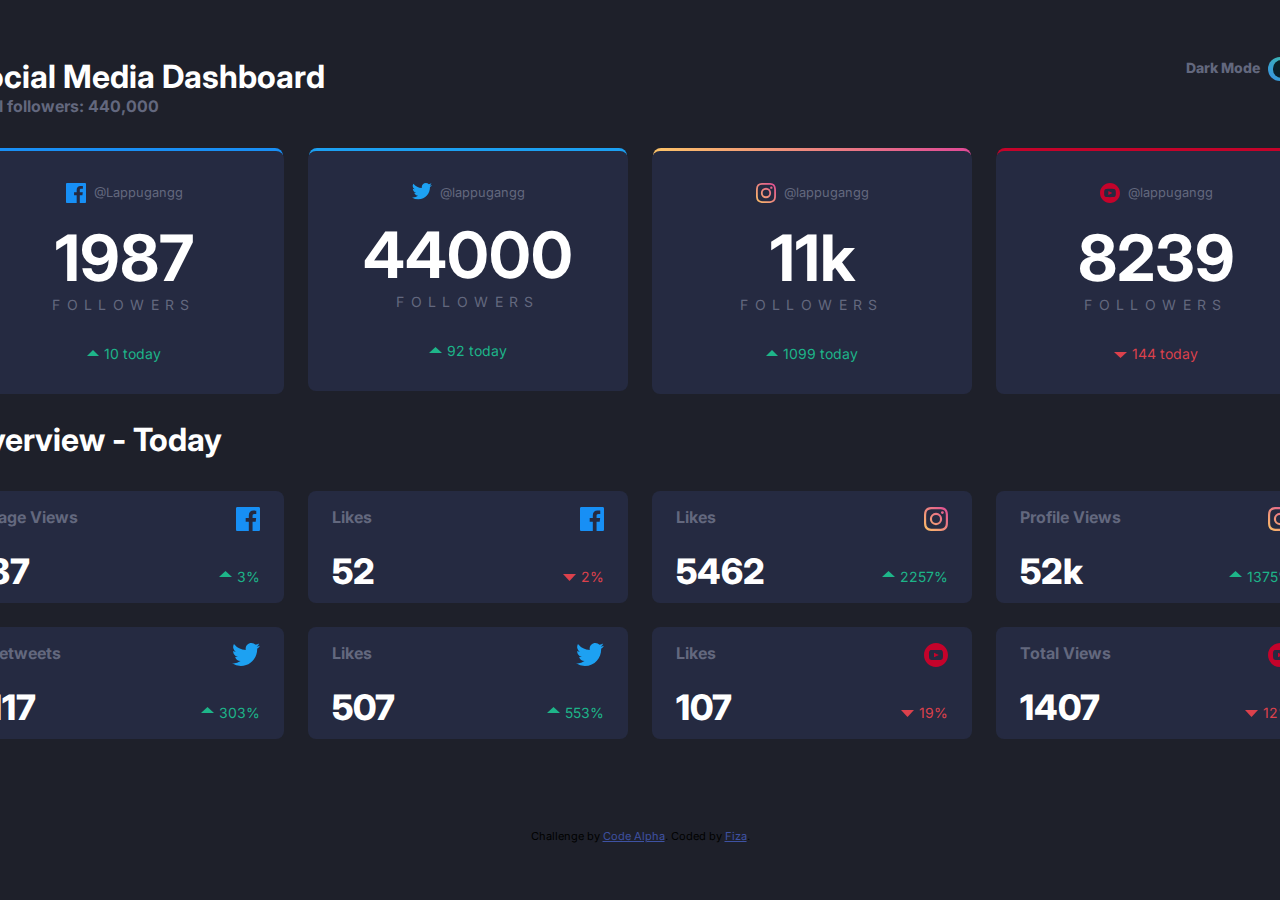
<file: dashboard 2/social-media-dashboard-with-theme-switcher-main/index.html>
<!DOCTYPE html>
<html lang="en">
<head>
  <meta charset="UTF-8">
  <meta name="viewport" content="width=device-width, initial-scale=1.0"> <!-- displays site properly based on user's device -->

  <link rel="icon" type="image/png" sizes="32x32" href="./images/favicon-32x32.png">
  <link rel="stylesheet" type="text/css" href="style.css">
  <link rel="preconnect" href="https://fonts.googleapis.com">
  <link rel="preconnect" href="https://fonts.gstatic.com" crossorigin>
  <link href="https://fonts.googleapis.com/css2?family=Inter:wght@400;700&display=swap" rel="stylesheet">

  <title>Social media dashboard</title>

  <!-- Feel free to remove these styles or customise in your own stylesheet 👍 -->
  <style>
    .attribution { font-size: 11px; text-align: center; }
    .attribution a { color: hsl(228, 45%, 44%); }
  </style>
</head>
<body class="dark-bg">
  <main>
    <section>
    <div class="top-container">
      <div class="top-header-container">
        <h1 class="title-header dark-main-text">Social Media Dashboard</h1>
        <h2 class="total-followers-header dark-secondary-text">Total followers: 440,000</h2>
      </div>
        <div class="mode-switch-container">
          <p class="switch-text" id="switch-message">Dark Mode</p>
          <div class="switch-container dark-mode-switch-bg">
            <div class="dark-mode-switch" id="switch"></div>
          </div>
        </div>
      </div>
      <div class="top-dashboard">
        <div class="card-container">
          <div class="bg-card fb-color">
          </div>
          <div class="follower-card dark-card-bg">
            <div class="follower-container">
              <img class="follower-img" alt="Facebook logo" src="images/icon-facebook.svg" aria-hidden="true">
              <h1 class="sm-handle dark-secondary-text">@Lappugangg</h1>
            </div>
            <p class="follower-count-number dark-main-text">1987</p>
            <p class="follower-count-text dark-secondary-text">FOLLOWERS</p>
            <div class="change-container-top">
              <img class="change-img-top" alt="picture of a green arrow" src="images/icon-up.svg" aria-hidden="true">
              <p class="change-counter increasing">10 today</p>
            </div>
          </div>
        </div>
        <div class="card-container">
          <div class="bg-card tw-color">
          </div>
          <div class="follower-card dark-card-bg">
            <div class="follower-container">
              <img class="follower-img" alt="Twitter logo" src="images/icon-twitter.svg" aria-hidden="true">
              <h1 class="sm-handle dark-secondary-text">@lappugangg</h1>
            </div>
            <p class="follower-count-number dark-main-text">44000</p>
            <p class="follower-count-text dark-secondary-text">FOLLOWERS</p>
            <div class="change-container-top">
              <img class="change-img-top" alt="picture of a green arrow" src="images/icon-up.svg" aria-hidden="true">
              <p class="change-counter increasing">92 today</p>
            </div>
            </div>
        </div>
        <div class="card-container">
          <div class="bg-card ig-color">
          </div>
          <div class="follower-card dark-card-bg">
          <div class="follower-container">
            <img class="follower-img" alt="Instagram logo" src="images/icon-instagram.svg" aria-hidden="true">
            <h1 class="sm-handle dark-secondary-text">@lappugangg</h1>
          </div>
            <p class="follower-count-number dark-main-text">11k</p>
            <p class="follower-count-text dark-secondary-text">FOLLOWERS</p>
          <div class="change-container-top">
            <img class="change-img-top" alt="picture of a green arrow" src="images/icon-up.svg" aria-hidden="true">
            <p class="change-counter increasing">1099 today</p>
          </div>
          </div>
        </div>
        <div class="card-container">
          <div class="bg-card yt-color">
          </div>
          <div class="follower-card dark-card-bg">
          <div class="follower-container">
            <img class="follower-img" alt="Youtube logo" src="images/icon-youtube.svg" aria-hidden="true">
            <h1 class="sm-handle dark-secondary-text">@lappugangg</h1>
          </div>
            <p class="follower-count-number dark-main-text">8239</p>
            <p class="follower-count-text dark-secondary-text">FOLLOWERS</p>
          <div class="change-container-top">
            <img class="change-img-top-dec" alt="picture of a red arrow" src="images/icon-down.svg" aria-hidden="true">
            <p class="change-counter decreasing">144 today</p>
          </div>
          </div>
      </div>
      </div>
      <h1 class="title-header dark-main-text">Overview - Today</h2>
      <div class="bottom-dashboard">
        <div class="metric-card dark-card-bg">
          <h1 class="metric-header dark-secondary-text">Page Views</h1>
          <div class="img-container">
            <img class="metric-img" alt="facebook icon" src="images/icon-facebook.svg" aria-hidden="true">
          </div>
          <p class="metric-number dark-main-text">87</p>
        <div class="change-container-bottom">
          <img class="change-img-bottom" alt="picture of a green arrow" src="images/icon-up.svg" aria-hidden="true">
          <p class="change-counter change-counter-bottom increasing">3%</p>
        </div>
        </div>
        <div class="metric-card dark-card-bg">
          <h1 class="metric-header dark-secondary-text">Likes</h1>
          <div class="img-container">
            <img class="metric-img" alt="facebook icon" src="images/icon-facebook.svg" aria-hidden="true">
          </div>
          <p class="metric-number dark-main-text">52</p>
        <div class="change-container-bottom">
          <img class="change-img-bottom-dec" alt="picture of a red arrow" src="images/icon-down.svg" aria-hidden="true">
          <p class="change-counter change-counter-bottom decreasing">2%</p>
        </div>
        </div>
        <div class="metric-card dark-card-bg">
          <h1 class="metric-header dark-secondary-text">Likes</h1>
          <div class="img-container">
            <img class="metric-img" alt="facebook icon" src="images/icon-instagram.svg" aria-hidden="true">
          </div>
          <p class="metric-number dark-main-text">5462</p>
        <div class="change-container-bottom">
          <img class="change-img-bottom" alt="picture of a green arrow" src="images/icon-up.svg" aria-hidden="true">
          <p class="change-counter change-counter-bottom increasing">2257%</p>
        </div>
        </div>
        <div class="metric-card dark-card-bg">
          <h1 class="metric-header dark-secondary-text">Profile Views</h1>
          <div class="img-container">
            <img class="metric-img" alt="facebook icon" src="images/icon-instagram.svg" aria-hidden="true">
          </div>
          <p class="metric-number dark-main-text">52k</p>
        <div class="change-container-bottom">
          <img class="change-img-bottom" alt="picture of a green arrow" src="images/icon-up.svg" aria-hidden="true">
          <p class="change-counter change-counter-bottom increasing">1375%</p>
        </div>
        </div>
        <div class="metric-card dark-card-bg">
          <h1 class="metric-header dark-secondary-text">Retweets</h1>
          <div class="img-container">
            <img class="metric-img" alt="facebook icon" src="images/icon-twitter.svg" aria-hidden="true">
          </div>
          <p class="metric-number dark-main-text">117</p>
        <div class="change-container-bottom">
          <img class="change-img-bottom" alt="picture of a green arrow" src="images/icon-up.svg" aria-hidden="true">
          <p class="change-counter change-counter-bottom increasing">303%</p>
        </div>
        </div>
        <div class="metric-card dark-card-bg">
          <h1 class="metric-header dark-secondary-text">Likes</h1>
          <div class="img-container">
            <img class="metric-img" alt="facebook icon" src="images/icon-twitter.svg" aria-hidden="true">
          </div>
          <p class="metric-number dark-main-text">507</p>
        <div class="change-container-bottom">
          <img class="change-img-bottom" alt="picture of a green arrow" src="images/icon-up.svg" aria-hidden="true">
          <p class="change-counter change-counter-bottom increasing">553%</p>
        </div>
        </div>
        <div class="metric-card dark-card-bg">
          <h1 class="metric-header dark-secondary-text">Likes</h1>
          <div class="img-container">
            <img class="metric-img" alt="facebook icon" src="images/icon-youtube.svg" aria-hidden="true">
          </div>
          <p class="metric-number dark-main-text">107</p>
        <div class="change-container-bottom">
          <img class="change-img-bottom-dec" alt="picture of a red arrow" src="images/icon-down.svg" aria-hidden="true">
          <p class="change-counter change-counter-bottom decreasing">19%</p>
        </div>
        </div>
        <div class="metric-card dark-card-bg">
          <h1 class="metric-header dark-secondary-text">Total Views</h1>
          <div class="img-container">
            <img class="metric-img" alt="facebook icon" src="images/icon-youtube.svg" aria-hidden="true">
          </div>
          <p class="metric-number dark-main-text">1407</p>
        <div class="change-container-bottom">
          <img class="change-img-bottom-dec" alt="picture of a red arrow" src="images/icon-down.svg" aria-hidden="true">
          <p class="change-counter change-counter-bottom decreasing">12%</p>
        </div>
        </div>
      </div>
    </section>
    <script src="script.js"></script>
    <div class="attribution">
      Challenge by <a href="https://www.frontendmentor.io?ref=challenge" target="_blank"> Code Alpha</a>.
      Coded by <a href="#">Fiza</a>.
    </div>
  </main>
</body>
</html>
</file>
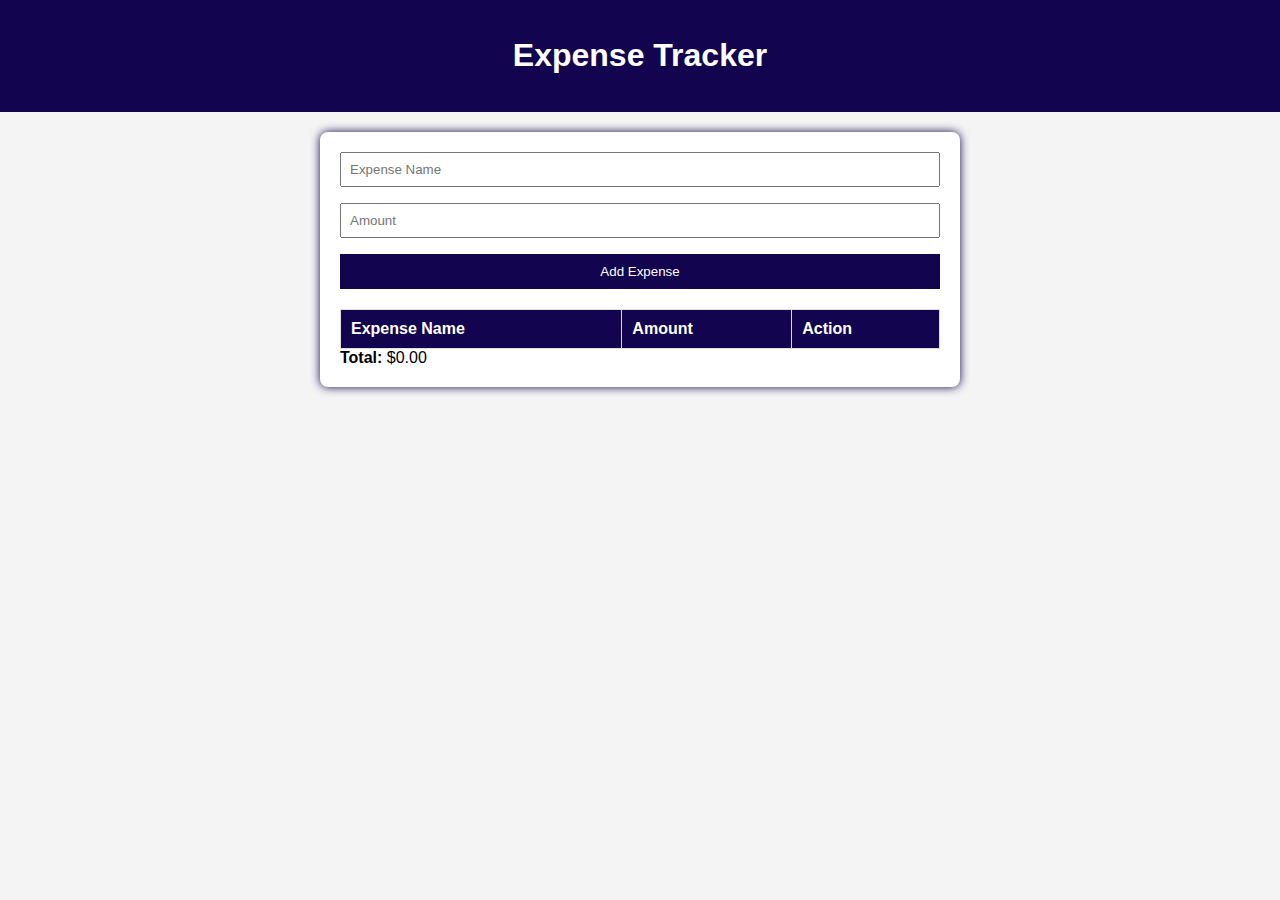
<file: expense tracker.HTML>
<!DOCTYPE html>
<html lang="en">
<head>
    <meta charset="UTF-8">
    <meta name="viewport" content="width=device-width, initial-scale=1.0">
    <title>Expense Tracker</title>
    <style>
        body {
            font-family: Arial, sans-serif;
            margin: 0;
            padding: 0;
            background-color: #f4f4f4;
        }

        header {
            background-color: #12044e;
            color: white;
            text-align: center;
            padding: 1em;
        }

        section {
            max-width: 600px;
            margin: 20px auto;
            background-color: #fff;
            padding: 20px;
            border-radius: 8px;
            box-shadow: 0 0 10px #12044e;
        }

        form {
            display: flex;
            flex-direction: column;
        }

        label {
            margin-bottom: 8px;
        }

        input {
            padding: 8px;
            margin-bottom: 16px;
        }

        button {
            padding: 10px;
            background-color: #12044e;
            color: white;
            border: none;
            cursor: pointer;
        }

        table {
            width: 100%;
            border-collapse: collapse;
            margin-top: 20px;
        }

        th, td {
            border: 1px solid #ddd;
            padding: 10px;
            text-align: left;
        }

        th {
            background-color: #12044e;
            color: white;
        }

        .delete-btn, .edit-btn {
            background-color: #ec1313;
            color: white;
            border: none;
            padding: 5px 10px;
            cursor: pointer;
            margin-right: 5px;
        }

        #total {
            margin-top: 20px;
            font-weight: bold;
        }
    </style>
</head>
<body>

    <header>
        <h1>Expense Tracker</h1>
    </header>

    <section>
        <form id="expense-form"> 
			<input type="text"
				id="expense-name"
				placeholder="Expense Name" required /> 
			<input type="number"
				id="expense-amount"
				placeholder="Amount" required /> 
			<button type="submit"> 
				Add Expense 
			</button> 
		</form> 
		<div class="expense-table"> 
			<table> 
				<thead> 
					<tr> 
						<th>Expense Name</th> 
						<th>Amount</th> 
						<th>Action</th> 
					</tr> 
				</thead> 
				<tbody id="expense-list"></tbody> 
			</table> 
			<div class="total-amount"> 
				<strong>Total:</strong> 
				$<span id="total-amount">0</span>
    </section>

    <script>
       // script.js 
// Get form, expense list, and total amount elements 
const expenseForm = 
	document.getElementById("expense-form"); 
const expenseList = 
	document.getElementById("expense-list"); 
const totalAmountElement = 
	document.getElementById("total-amount"); 

// Initialize expenses array from localStorage 
let expenses = 
	JSON.parse(localStorage.getItem("expenses")) || []; 

// Function to render expenses in tabular form 
function renderExpenses() { 

	// Clear expense list 
	expenseList.innerHTML = ""; 

	// Initialize total amount 
	let totalAmount = 0; 

	// Loop through expenses array and create table rows 
	for (let i = 0; i < expenses.length; i++) { 
		const expense = expenses[i]; 
		const expenseRow = document.createElement("tr"); 
		expenseRow.innerHTML = ` 
	<td>${expense.name}</td> 
	<td>$${expense.amount}</td> 
    <td>
        <button class="edit-btn" data-id="${i}">Edit</button>
        <button class="delete-btn" data-id="${i}">Delete</button>
    </td
	`; 
		expenseList.appendChild(expenseRow); 

		// Update total amount 
		totalAmount += expense.amount; 
	} 

	// Update total amount display 
	totalAmountElement.textContent = 
		totalAmount.toFixed(2); 

	// Save expenses to localStorage 
	localStorage.setItem("expenses", 
		JSON.stringify(expenses)); 
} 

// Function to add expense 
function addExpense(event) { 
	event.preventDefault(); 

	// Get expense name and amount from form 
	const expenseNameInput = 
		document.getElementById("expense-name"); 
	const expenseAmountInput = 
		document.getElementById("expense-amount"); 
	const expenseName = 
		expenseNameInput.value; 
	const expenseAmount = 
		parseFloat(expenseAmountInput.value); 

	// Clear form inputs 
	expenseNameInput.value = ""; 
	expenseAmountInput.value = ""; 

	// Validate inputs 
	if (expenseName === "" || isNaN(expenseAmount)) { 
		alert("Please enter valid expense details."); 
		return; 
	} 

	// Create new expense object 
	const expense = { 
		name: expenseName, 
		amount: expenseAmount, 
	}; 

	// Add expense to expenses array 
	expenses.push(expense); 

	// Render expenses 
	renderExpenses(); 
} 

// Function to delete expense 
function deleteExpense(event) { 
	if (event.target.classList.contains("delete-btn")) { 

		// Get expense index from data-id attribute 
		const expenseIndex = 
			parseInt(event.target.getAttribute("data-id")); 

		// Remove expense from expenses array 
		expenses.splice(expenseIndex, 1); 

		// Render expenses 
		renderExpenses(); 
	} 
} 

// Add event listeners 
expenseForm.addEventListener("submit", addExpense); 
expenseList.addEventListener("click", deleteExpense); 

// Render initial expenses on page load 
renderExpenses();
function editOrDeleteExpense(event) {
    const target = event.target;
    if (target.classList.contains("edit-btn")) {
        const expenseIndex = parseInt(target.getAttribute("data-id"));
        const editedExpense = expenses[expenseIndex];
        document.getElementById("expense-name").value = editedExpense.name;
        document.getElementById("expense-amount").value = editedExpense.amount;
        expenses.splice(expenseIndex, 1);
        renderExpenses();
    } else if (target.classList.contains("delete-btn")) {
        const expenseIndex = parseInt(target.getAttribute("data-id"));
        expenses.splice(expenseIndex, 1);
        renderExpenses();
    }
}

// Add event listener to the expenseList
expenseList.addEventListener("click", editOrDeleteExpense);





</script>
</body>
</html>
</file>
<file: dashboard 2/social-media-dashboard-with-theme-switcher-main/style.css>
:root {
  --lime-green: hsl(163, 72%, 41%);
  --bright-red: hsl(356, 69%, 56%);
  --Facebook: hsl(208, 92%, 53%);
  --Twitter: hsl(203, 89%, 53%);
  --Instagram-gradient-start: hsl(37, 97%, 70%);
  --Instagram-gradient-end: hsl(329, 70%, 58%);
  --Youtube: hsl(348, 97%, 39%);
  --dark-toggle-start: hsl(210, 78%, 56%);
  --dark-toggle-end: hsl(146, 68%, 55%);
  --light-toggle: hsl(230, 22%, 74%);

  --very-dark-blue-bg: hsl(230, 17%, 14%);
  --very-dark-blue-top-bg: hsl(232, 19%, 15%);
  --dark-desaturated-blue: hsl(228, 28%, 20%);
  --desaturated-blue: hsl(228, 34%, 66%);
  --white: hsl(0, 0%, 100%);

  --very-pale-blue: hsl(225, 100%, 98%);
  --light-grayish-blue: hsl(227, 47%, 96%);
  --dark-grayish-blue: hsl(228, 12%, 44%);
  --very-dark-blue-text: hsl(230, 17%, 14%);
}

* {
  border: 0;
  margin: 0;
  outline: none;
  padding: 0;
}

body {
  align-content: center;
  align-items: center;
  background-color: var(--very-dark-blue-bg);
  display: flex;
  flex-direction: column;
  font-family: "Inter";
  font-size: 14px;
  justify-content: center;
  min-height: 100vh;
}

@media only screen and (max-width: 375px) {
  body {
    margin: 1.5rem;
  }
}

.top-header-container {
  position: relative;
}

.top-container {
  position: relative;
  display: flex;
  flex-direction: row;
  justify-content: space-between;
}

@media only screen and (max-width: 375px) {
  .top-container {
    flex-direction: column;
  }
}

.dark-bg {
  background-color: var(--very-dark-blue-bg);
}

.dark-main-text {
  color: var(--white);
}

.dark-secondary-text {
  color: var(--dark-grayish-blue);
}

.dark-card-bg {
  background-color: var(--dark-desaturated-blue);
}

.dark-card-bg:hover {
  filter: brightness(1.5);
}

.light-bg {
  background-color: var(--white);
}

.light-main-text {
  color: var(--very-dark-blue-text);
}

.light-secondary-text {
  color: var(--dark-grayish-blue);
}

.light-card-bg {
  background-color: var(--light-grayish-blue);
}

.light-card-bg:hover {
  filter: brightness(0.95);
}

.mode-switch-container {
  display: flex;
  flex-direction: row;
  float: right;
  position: relative;
}

@media only screen and (max-width: 375px) {
  .mode-switch-container {
    justify-content: space-between;
  }
}

.switch-text {
  color: var(--dark-grayish-blue);
  font-weight: 800;
  line-height: 1.5;
  margin-right: 0.5rem;
}

.switch-container {
  width: 3rem;
  height: 1.5rem;
  border-radius: 1rem;
}

.line-style {
  background-color: var(--dark-grayish-blue);
  height: 0.05rem;
  margin: auto;
  margin-top: 1rem;
  margin-bottom: 1rem;
  opacity: 0.8;
  width: 100%;
}

.dark-mode-switch-bg {
  background: linear-gradient(45deg, var(--dark-toggle-start), var(--dark-toggle-end));
}

.light-mode-switch-bg {
  background-color: var(--light-toggle);
}


.dark-mode-switch {
  background-color: black;
  border-radius: 100%;
  cursor: pointer;
  height: 1.1rem;
  width: 1.1rem;
  margin-top: 0.2rem;
  margin-left: 0.3rem;
  opacity: 0.8;
}

.move-switch {
  transition-timing-function: ease-in;
  transition: 0.2s;
  transform: translate3d(1.3rem, 0, 0);
  background-color: var(--white);
}

.reset-switch {
  transition-timing-function: ease-in;
  transition: 0.2s;
  transform: translate3d(-0.01rem, 0, 0);
}

.title-header {
  font-size: 2rem;
}

@media only screen and (max-width: 375px) {
  .title-header {
    font-size: 1.4rem;
  }
}

.total-followers-header {
  font-size: 1rem;
}

.top-dashboard {
  display: grid;
  gap: 1.5rem;
  grid-template-columns: repeat(4, 20rem);
  grid-template-rows: [row1-start] 15rem [row1-end] /*row2-start] 7rem [row2-end row3-start] 10rem [row3-end row4-start] 10rem [row4-end]*/;
  margin-bottom: 2rem;
  margin-top: 2rem;
  max-width: 100%;
}

.bottom-dashboard {
  display: grid;
  gap: 1.5rem;
  grid-template-columns: repeat(4, 20rem);
  grid-template-rows: [row1-start] 7rem [row1-end row2-start] 7rem [row2-end];
  margin-bottom: 2rem;
  margin-top: 2rem;
}

@media only screen and (max-width: 375px) {
  .top-dashboard {
    display: flex;
    flex-direction: column;
  }

  .bottom-dashboard {
    display: flex;
    flex-direction: column;
  }
}

.follower-card {
  align-items: center;
  border-radius: 0.5rem;
  display: flex;
  flex-direction: column;
  padding: 2rem;
  position: relative;
  text-align: center;
  z-index: 1;
  cursor: pointer;
}

.bg-card {
  position: relative;
  background-color: red;
  border-radius: 0.5rem 0.5rem;
  height: 2rem;
  margin-bottom: -1.8rem;
  margin-left: 0.05rem;
  width: 19.9rem;
  z-index: auto;
}

@media only screen and (max-width: 375px) {
  .bg-card {
    width: 20.3rem;
  }
}

.fb-color {
  background-color: var(--Facebook);
}

.tw-color {
  background-color: var(--Twitter);
}

.ig-color {
  background: linear-gradient(0.25turn, var(--Instagram-gradient-start), var(--Instagram-gradient-end));
}

.yt-color {
  background-color: var(--Youtube);
}

.follower-container {
  display: flex;
  flex-direction: row;
}

.sm-handle {
  font-size: 0.8rem;
  font-weight: 400;
  margin-left: 0.5rem;
  margin-top: 0.1rem;
}

.follower-count-number {
  font-size: 4rem;
  font-weight: 700;
  margin-top: 1rem;
}

.follower-count-text {
  letter-spacing: 0.4rem;
  margin-bottom: 2rem;
}

.change-container-top {
  display: flex;
  flex-direction: row;
}

.change-img-top {
  height: 0.4rem;
  margin-right: 0.3rem;
  margin-top: 0.3rem;
}

.change-img-top-dec {
  height: 0.4rem;
  margin-right: 0.3rem;
  margin-top: 0.4rem;
}

.change-counter {
  text-align: center;
}

.metric-card {
  border-radius: 0.5rem;
  display: flex;
  padding: 1rem;
  padding-left: 1.5rem;
  padding-right: 1.5rem;
  flex-direction: row;
  flex-wrap: wrap;
  cursor: pointer;
}

.metric-header {
  font-size: 1rem;
  width: 50%;
}

.img-container {
  display: flex;
  justify-content: flex-end;
  width: 50%;
}

.metric-img {
  height: 1.5rem;
}

.metric-number {
  font-size: 2.2rem;
  font-weight: 800;
  line-height: 5rem;
  width: 50%;
}

.change-container-bottom {
  display: flex;
  flex-direction: row;
  justify-content: flex-end;
  width: 50%;
}

.change-img-bottom {
  height: 0.4rem;
  margin-right: 0.3rem;
  margin-top: 2.5rem;
}

.change-img-bottom-dec {
  height: 0.4rem;
  margin-right: 0.3rem;
  margin-top: 2.7rem;
}

.change-counter-bottom {
  line-height: 5.7rem;
  text-align: right;
}

.increasing {
  color: var(--lime-green);
}

.decreasing {
  color: var(--bright-red);
}

.test-grid {
  display: grid;
  grid-template-columns: repeat(2, 5rem);
  grid-template-columns: [row1-start] 3.5rem [row1-end row2-start] 3.5rem [row2-end];
}

.attribution {
  margin-top: 10vh;
}
</file>
